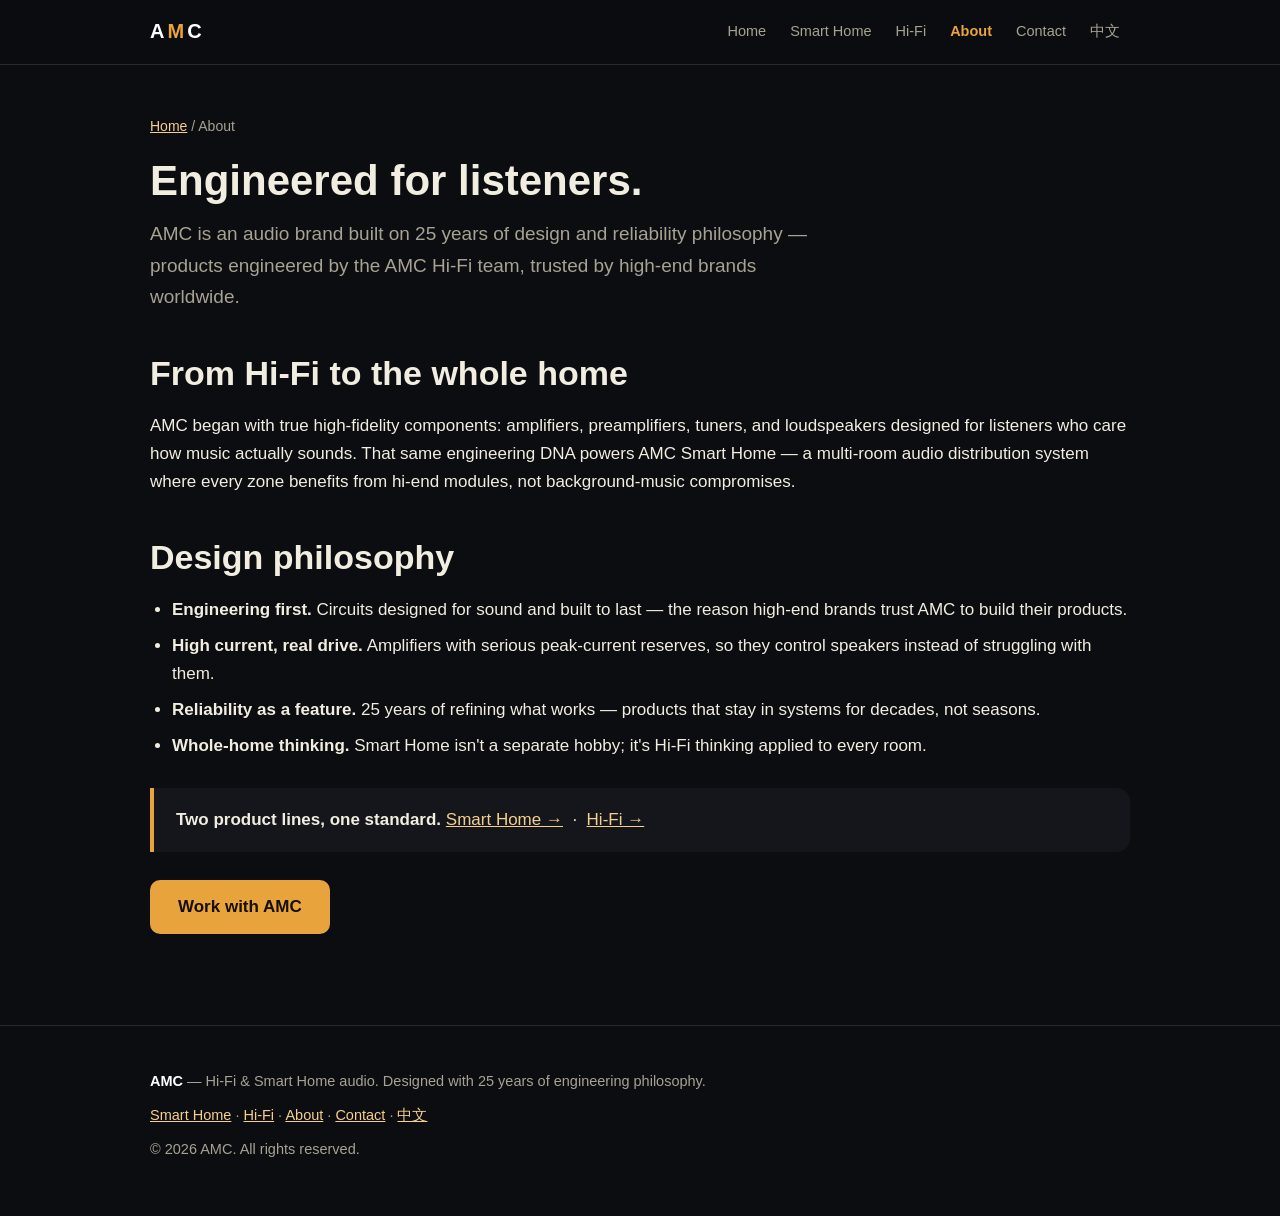
<file: about.html>
<!DOCTYPE html>
<html lang="en">
<head>
<meta charset="utf-8">
<meta name="viewport" content="width=device-width, initial-scale=1">
<title>About AMC | AMC</title>
<meta name="description" content="About AMC: 25 years of high-end audio design — from Hi-Fi components to multi-room Smart Home systems.">
<link rel="stylesheet" href="styles.css">
</head>
<body>

<nav class="nav"><div class="wrap">
  <a class="brand" href="index.html">A<span>M</span>C</a>
  <div class="nav-links">
    <a href="index.html">Home</a>
    <a href="smart-home.html">Smart Home</a>
    <a href="hifi.html">Hi-Fi</a>
    <a href="about.html" class="active">About</a>
    <a href="contact.html">Contact</a>
    <a href="tw/index.html">中文</a>
  </div>
</div></nav>

<main class="article"><div class="wrap">
  <div class="breadcrumb"><a href="index.html">Home</a> / About</div>
  <h1>Engineered for listeners.</h1>
  <p class="standfirst">AMC is an audio brand built on 25 years of design and reliability philosophy — products engineered by the AMC Hi-Fi team, trusted by high-end brands worldwide.</p>

  <h2>From Hi-Fi to the whole home</h2>
  <p>AMC began with true high-fidelity components: amplifiers, preamplifiers, tuners, and loudspeakers designed for listeners who care how music actually sounds. That same engineering DNA powers AMC Smart Home — a multi-room audio distribution system where every zone benefits from hi-end modules, not background-music compromises.</p>

  <h2>Design philosophy</h2>
  <ul>
    <li><strong>Engineering first.</strong> Circuits designed for sound and built to last — the reason high-end brands trust AMC to build their products.</li>
    <li><strong>High current, real drive.</strong> Amplifiers with serious peak-current reserves, so they control speakers instead of struggling with them.</li>
    <li><strong>Reliability as a feature.</strong> 25 years of refining what works — products that stay in systems for decades, not seasons.</li>
    <li><strong>Whole-home thinking.</strong> Smart Home isn't a separate hobby; it's Hi-Fi thinking applied to every room.</li>
  </ul>

  <div class="callout"><strong>Two product lines, one standard.</strong> <a href="smart-home.html" style="color:var(--amber-soft)">Smart Home →</a> &nbsp;·&nbsp; <a href="hifi.html" style="color:var(--amber-soft)">Hi-Fi →</a></div>

  <p><a class="btn" href="contact.html">Work with AMC</a></p>
</div></main>

<footer><div class="wrap">
  <p><strong style="color:#fff">AMC</strong> — Hi-Fi & Smart Home audio. Designed with 25 years of engineering philosophy.</p>
  <p><a href="smart-home.html">Smart Home</a> · <a href="hifi.html">Hi-Fi</a> · <a href="about.html">About</a> · <a href="contact.html">Contact</a> · <a href="tw/index.html">中文</a></p>
  <p>© 2026 AMC. All rights reserved.</p>
</div></footer>

</body>
</html>
</file>
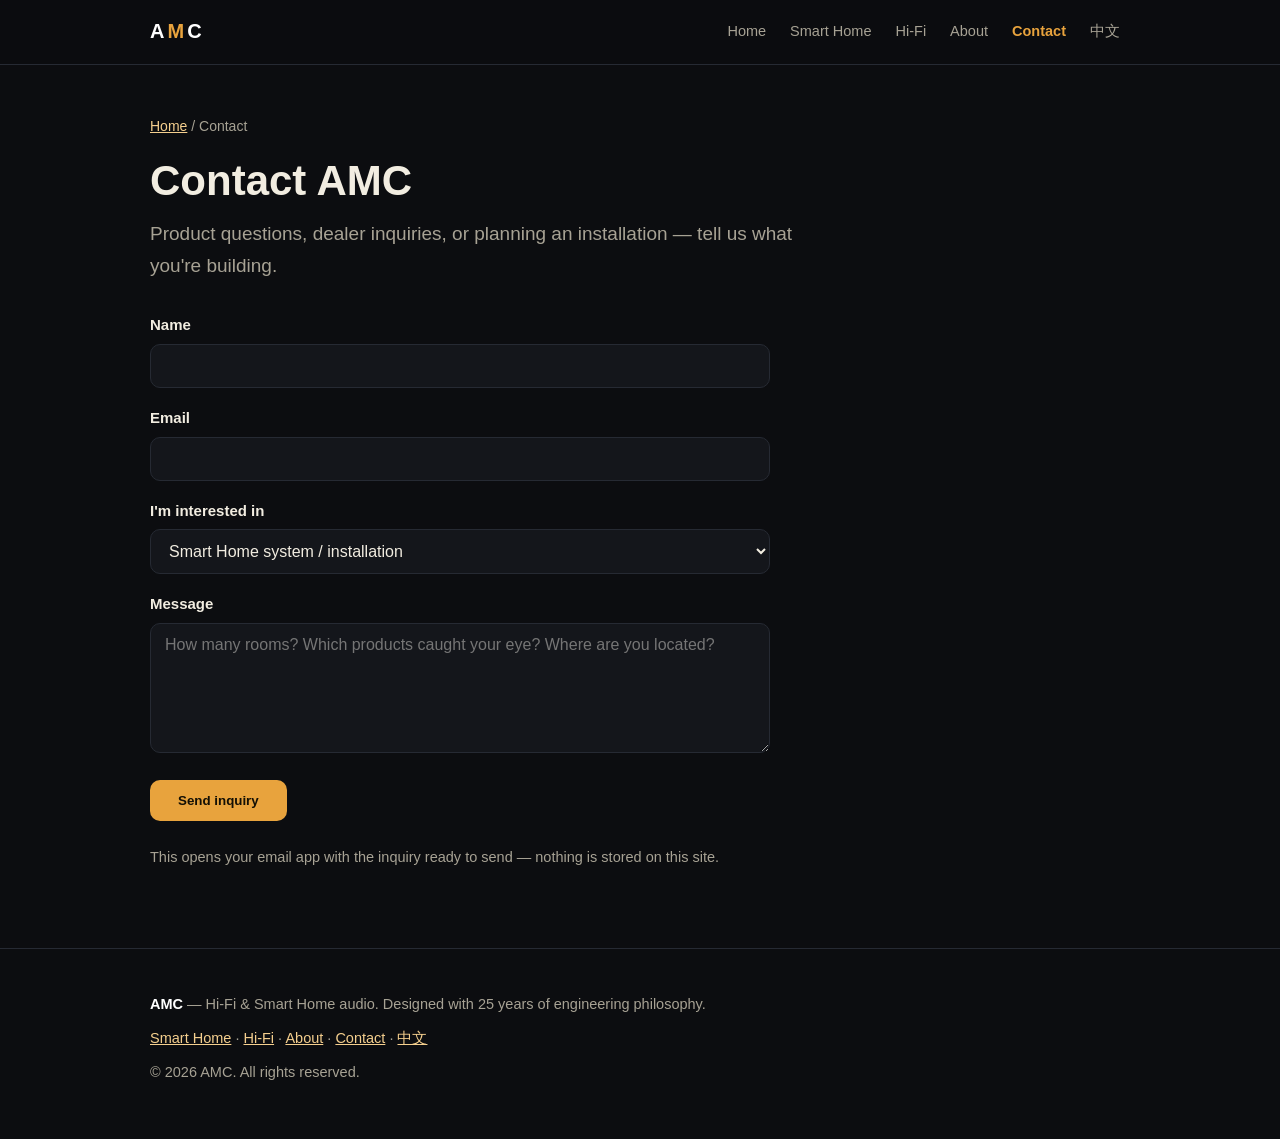
<file: contact.html>
<!DOCTYPE html>
<html lang="en">
<head>
<meta charset="utf-8">
<meta name="viewport" content="width=device-width, initial-scale=1">
<title>Contact | AMC</title>
<meta name="description" content="Contact AMC — product inquiries, dealer applications, and installation project questions.">
<link rel="stylesheet" href="styles.css">
</head>
<body>

<nav class="nav"><div class="wrap">
  <a class="brand" href="index.html">A<span>M</span>C</a>
  <div class="nav-links">
    <a href="index.html">Home</a>
    <a href="smart-home.html">Smart Home</a>
    <a href="hifi.html">Hi-Fi</a>
    <a href="about.html">About</a>
    <a href="contact.html" class="active">Contact</a>
    <a href="tw/index.html">中文</a>
  </div>
</div></nav>

<main class="article"><div class="wrap">
  <div class="breadcrumb"><a href="index.html">Home</a> / Contact</div>
  <h1>Contact AMC</h1>
  <p class="standfirst">Product questions, dealer inquiries, or planning an installation — tell us what you're building.</p>

  <!-- Contact inbox: support@amchome.com -->
  <form action="mailto:support@amchome.com" method="post" enctype="text/plain" style="max-width:620px">
    <div class="field">
      <label for="name">Name</label>
      <input id="name" name="name" type="text" required>
    </div>
    <div class="field">
      <label for="email">Email</label>
      <input id="email" name="email" type="email" required>
    </div>
    <div class="field">
      <label for="topic">I'm interested in</label>
      <select id="topic" name="topic">
        <option>Smart Home system / installation</option>
        <option>Hi-Fi components</option>
        <option>Becoming a dealer</option>
        <option>Product support / manuals</option>
        <option>Something else</option>
      </select>
    </div>
    <div class="field">
      <label for="message">Message</label>
      <textarea id="message" name="message" placeholder="How many rooms? Which products caught your eye? Where are you located?" required></textarea>
    </div>
    <button class="btn" type="submit" style="border:none;cursor:pointer">Send inquiry</button>
    <p class="form-note">This opens your email app with the inquiry ready to send — nothing is stored on this site.</p>
  </form>
</div></main>

<footer><div class="wrap">
  <p><strong style="color:#fff">AMC</strong> — Hi-Fi & Smart Home audio. Designed with 25 years of engineering philosophy.</p>
  <p><a href="smart-home.html">Smart Home</a> · <a href="hifi.html">Hi-Fi</a> · <a href="about.html">About</a> · <a href="contact.html">Contact</a> · <a href="tw/index.html">中文</a></p>
  <p>© 2026 AMC. All rights reserved.</p>
</div></footer>

</body>
</html>
</file>
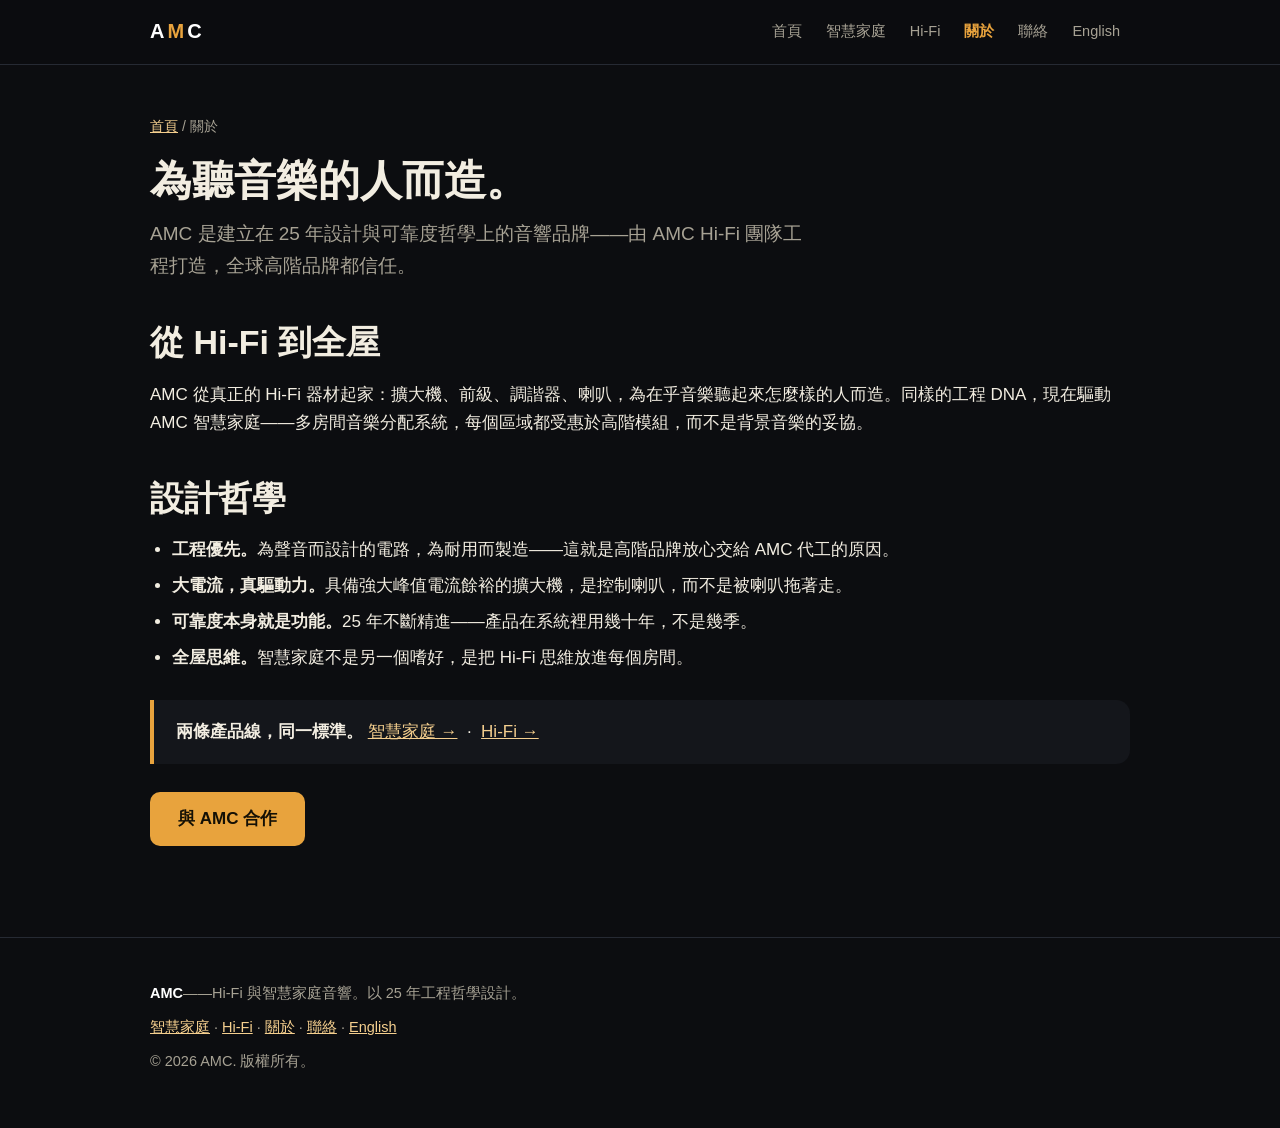
<file: tw/about.html>
<!DOCTYPE html>
<html lang="zh-Hant-TW">
<head>
<meta charset="utf-8">
<meta name="viewport" content="width=device-width, initial-scale=1">
<title>關於 AMC | AMC</title>
<meta name="description" content="關於 AMC：25 年高階音響設計——從 Hi-Fi 器材到多房間智慧家庭系統。">
<link rel="stylesheet" href="../styles.css">
</head>
<body>

<nav class="nav"><div class="wrap">
  <a class="brand" href="index.html">A<span>M</span>C</a>
  <div class="nav-links">
    <a href="index.html">首頁</a>
    <a href="smart-home.html">智慧家庭</a>
    <a href="hifi.html">Hi-Fi</a>
    <a href="about.html" class="active">關於</a>
    <a href="contact.html">聯絡</a>
    <a href="../about.html">English</a>
  </div>
</div></nav>

<main class="article"><div class="wrap">
  <div class="breadcrumb"><a href="index.html">首頁</a> / 關於</div>
  <h1>為聽音樂的人而造。</h1>
  <p class="standfirst">AMC 是建立在 25 年設計與可靠度哲學上的音響品牌——由 AMC Hi-Fi 團隊工程打造，全球高階品牌都信任。</p>

  <h2>從 Hi-Fi 到全屋</h2>
  <p>AMC 從真正的 Hi-Fi 器材起家：擴大機、前級、調諧器、喇叭，為在乎音樂聽起來怎麼樣的人而造。同樣的工程 DNA，現在驅動 AMC 智慧家庭——多房間音樂分配系統，每個區域都受惠於高階模組，而不是背景音樂的妥協。</p>

  <h2>設計哲學</h2>
  <ul>
    <li><strong>工程優先。</strong>為聲音而設計的電路，為耐用而製造——這就是高階品牌放心交給 AMC 代工的原因。</li>
    <li><strong>大電流，真驅動力。</strong>具備強大峰值電流餘裕的擴大機，是控制喇叭，而不是被喇叭拖著走。</li>
    <li><strong>可靠度本身就是功能。</strong>25 年不斷精進——產品在系統裡用幾十年，不是幾季。</li>
    <li><strong>全屋思維。</strong>智慧家庭不是另一個嗜好，是把 Hi-Fi 思維放進每個房間。</li>
  </ul>

  <div class="callout"><strong>兩條產品線，同一標準。</strong> <a href="smart-home.html" style="color:var(--amber-soft)">智慧家庭 →</a> &nbsp;·&nbsp; <a href="hifi.html" style="color:var(--amber-soft)">Hi-Fi →</a></div>

  <p><a class="btn" href="contact.html">與 AMC 合作</a></p>
</div></main>

<footer><div class="wrap">
  <p><strong style="color:#fff">AMC</strong>——Hi-Fi 與智慧家庭音響。以 25 年工程哲學設計。</p>
  <p><a href="smart-home.html">智慧家庭</a> · <a href="hifi.html">Hi-Fi</a> · <a href="about.html">關於</a> · <a href="contact.html">聯絡</a> · <a href="../about.html">English</a></p>
  <p>© 2026 AMC. 版權所有。</p>
</div></footer>

</body>
</html>
</file>
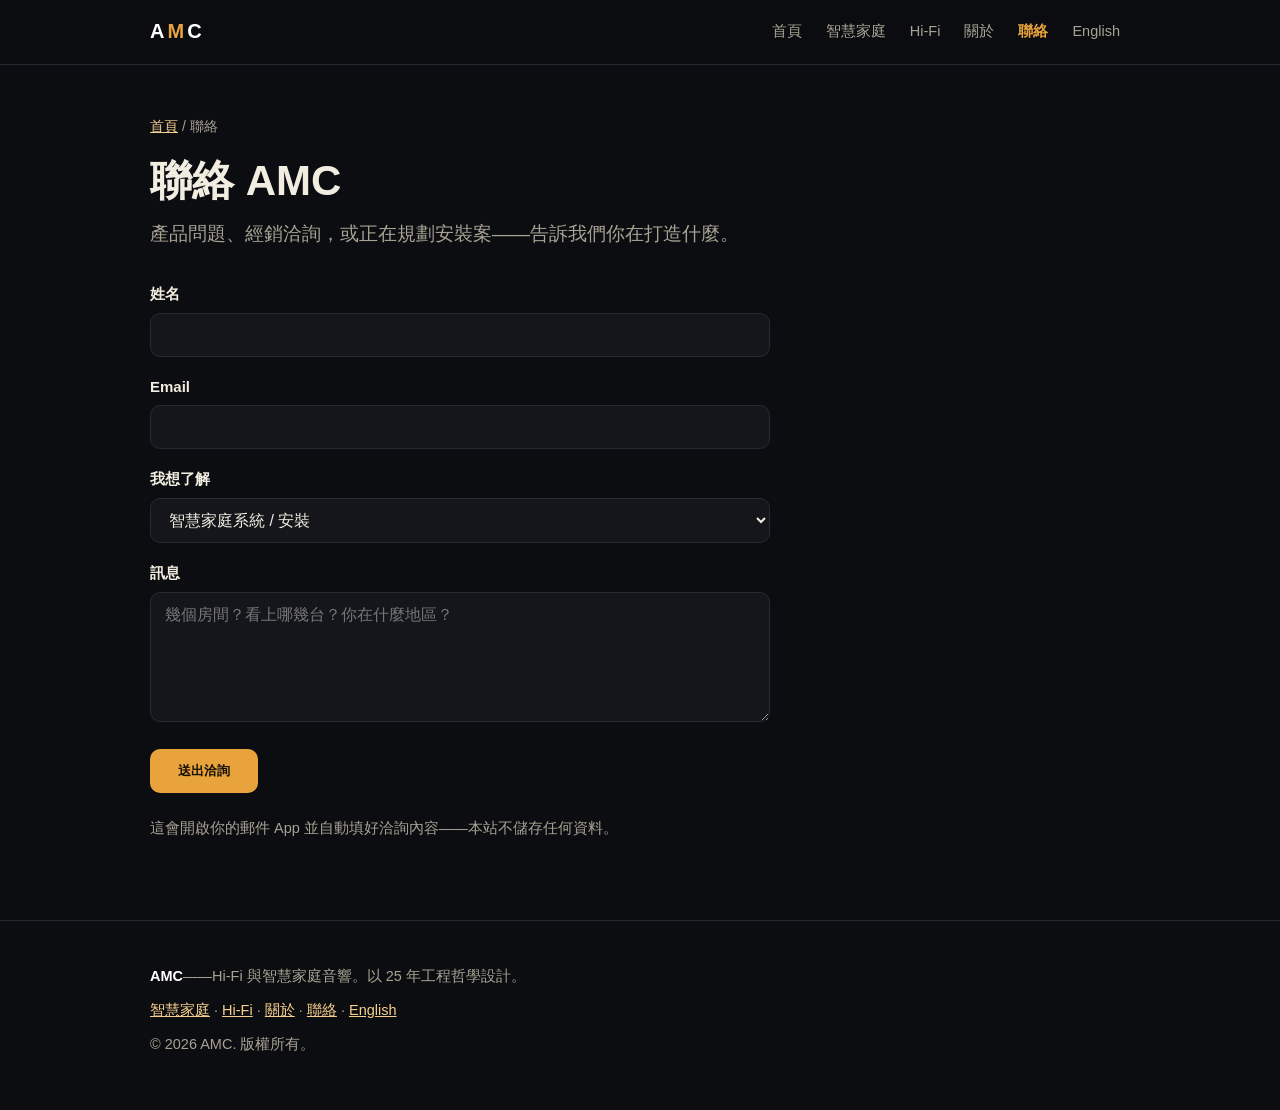
<file: tw/contact.html>
<!DOCTYPE html>
<html lang="zh-Hant-TW">
<head>
<meta charset="utf-8">
<meta name="viewport" content="width=device-width, initial-scale=1">
<title>聯絡我們 | AMC</title>
<meta name="description" content="聯絡 AMC——產品洽詢、經銷商申請、安裝案場問題。">
<link rel="stylesheet" href="../styles.css">
</head>
<body>

<nav class="nav"><div class="wrap">
  <a class="brand" href="index.html">A<span>M</span>C</a>
  <div class="nav-links">
    <a href="index.html">首頁</a>
    <a href="smart-home.html">智慧家庭</a>
    <a href="hifi.html">Hi-Fi</a>
    <a href="about.html">關於</a>
    <a href="contact.html" class="active">聯絡</a>
    <a href="../contact.html">English</a>
  </div>
</div></nav>

<main class="article"><div class="wrap">
  <div class="breadcrumb"><a href="index.html">首頁</a> / 聯絡</div>
  <h1>聯絡 AMC</h1>
  <p class="standfirst">產品問題、經銷洽詢，或正在規劃安裝案——告訴我們你在打造什麼。</p>

  <!-- 聯絡信箱：support@amchome.com -->
  <form action="mailto:support@amchome.com" method="post" enctype="text/plain" style="max-width:620px">
    <div class="field">
      <label for="name">姓名</label>
      <input id="name" name="name" type="text" required>
    </div>
    <div class="field">
      <label for="email">Email</label>
      <input id="email" name="email" type="email" required>
    </div>
    <div class="field">
      <label for="topic">我想了解</label>
      <select id="topic" name="topic">
        <option>智慧家庭系統 / 安裝</option>
        <option>Hi-Fi 器材</option>
        <option>成為經銷商</option>
        <option>產品支援 / 說明書</option>
        <option>其他</option>
      </select>
    </div>
    <div class="field">
      <label for="message">訊息</label>
      <textarea id="message" name="message" placeholder="幾個房間？看上哪幾台？你在什麼地區？" required></textarea>
    </div>
    <button class="btn" type="submit" style="border:none;cursor:pointer">送出洽詢</button>
    <p class="form-note">這會開啟你的郵件 App 並自動填好洽詢內容——本站不儲存任何資料。</p>
  </form>
</div></main>

<footer><div class="wrap">
  <p><strong style="color:#fff">AMC</strong>——Hi-Fi 與智慧家庭音響。以 25 年工程哲學設計。</p>
  <p><a href="smart-home.html">智慧家庭</a> · <a href="hifi.html">Hi-Fi</a> · <a href="about.html">關於</a> · <a href="contact.html">聯絡</a> · <a href="../contact.html">English</a></p>
  <p>© 2026 AMC. 版權所有。</p>
</div></footer>

</body>
</html>
</file>
<file: styles.css>
/* AMC — premium audio. Dark theme, amber accent. Mobile-first. */
:root {
  --bg: #0c0d10;
  --bg-2: #14161b;
  --card: #171a20;
  --amber: #e8a33d;
  --amber-soft: #f5cf8e;
  --ink: #f2ede1;
  --muted: #a7a294;
  --line: #262a33;
  --radius: 14px;
}
* { box-sizing: border-box; }
html { scroll-behavior: smooth; }
body {
  margin: 0;
  font-family: -apple-system, BlinkMacSystemFont, "Segoe UI", Roboto, Helvetica, Arial, sans-serif;
  color: var(--ink);
  background: var(--bg);
  line-height: 1.65;
  font-size: 17px;
}
.wrap { max-width: 1020px; margin: 0 auto; padding: 0 20px; }
img { max-width: 100%; }

/* Nav */
.nav { background: rgba(12,13,16,.96); position: sticky; top: 0; z-index: 50; border-bottom: 1px solid var(--line); }
.nav .wrap { display: flex; align-items: center; gap: 18px; padding-top: 12px; padding-bottom: 12px; }
.brand { color: #fff; font-weight: 800; text-decoration: none; font-size: 20px; letter-spacing: 3px; white-space: nowrap; }
.brand span { color: var(--amber); }
.nav-links { margin-left: auto; display: flex; gap: 4px; flex-wrap: wrap; }
.nav-links a { color: var(--muted); text-decoration: none; font-size: 14.5px; padding: 8px 10px; border-radius: 8px; }
.nav-links a:hover { color: #fff; background: var(--bg-2); }
.nav-links a.active { color: var(--amber); font-weight: 700; }

/* Hero */
.hero { padding: 84px 0 72px; background: radial-gradient(1000px 420px at 50% -80px, rgba(232,163,61,.14), transparent 70%), var(--bg); text-align: center; }
.hero .kicker { color: var(--amber); font-weight: 800; text-transform: uppercase; letter-spacing: 2.5px; font-size: 13px; margin: 0 0 14px; }
.hero h1 { font-size: clamp(32px, 6.5vw, 54px); line-height: 1.12; margin: 0 0 16px; letter-spacing: .5px; }
.hero p { color: var(--muted); font-size: 18.5px; max-width: 640px; margin: 0 auto 30px; }
.btn { display: inline-block; background: var(--amber); color: #141005; font-weight: 800; text-decoration: none; padding: 13px 28px; border-radius: 10px; margin: 0 8px 10px 0; }
.btn:hover { background: var(--amber-soft); }
.btn.ghost { background: transparent; color: var(--ink); border: 2px solid var(--amber); }
.btn.ghost:hover { background: rgba(232,163,61,.1); }

/* Sections */
.section { padding: 60px 0; }
.section.alt { background: var(--bg-2); }
.kicker { color: var(--amber); font-weight: 800; text-transform: uppercase; letter-spacing: 2px; font-size: 13px; margin: 0 0 10px; }
h2 { font-size: clamp(24px, 4.5vw, 34px); line-height: 1.25; margin: 0 0 14px; }
.lede { font-size: 18px; color: var(--muted); max-width: 660px; }
.split { display: grid; gap: 28px; align-items: center; margin-top: 8px; }
@media (min-width: 760px) { .split { grid-template-columns: 1fr 1fr; } }
.split img { border-radius: var(--radius); border: 1px solid var(--line); }

/* Product grid */
.pgrid { display: grid; gap: 18px; margin-top: 30px; grid-template-columns: repeat(2, 1fr); }
@media (min-width: 760px) { .pgrid { grid-template-columns: repeat(3, 1fr); } }
@media (min-width: 1020px) { .pgrid { grid-template-columns: repeat(4, 1fr); } }
.pcard { background: var(--card); border: 1px solid var(--line); border-radius: var(--radius); overflow: hidden; text-decoration: none; color: inherit; display: flex; flex-direction: column; }
.pcard:hover { border-color: var(--amber); }
.pcard img { width: 100%; aspect-ratio: 1/1; object-fit: cover; background: #0a0b0e; }
.pcard .pbody { padding: 16px 18px 20px; }
.pcard h3 { margin: 0 0 6px; font-size: 17px; color: #fff; }
.pcard p { margin: 0; color: var(--muted); font-size: 14px; line-height: 1.5; }
.pcard .tag { display: inline-block; font-size: 11.5px; font-weight: 700; letter-spacing: 1px; text-transform: uppercase; color: var(--amber); margin-bottom: 6px; }

/* Article */
.article { padding: 50px 0 64px; }
.article h1 { font-size: clamp(28px, 5.5vw, 42px); line-height: 1.2; margin: 0 0 12px; }
.article .standfirst { font-size: 19px; color: var(--muted); margin: 0 0 32px; max-width: 660px; }
.article h2 { margin-top: 40px; }
.article ul, .article ol { padding-left: 22px; }
.article li { margin-bottom: 8px; }
.callout { background: var(--bg-2); border-left: 4px solid var(--amber); padding: 18px 22px; border-radius: 0 var(--radius) var(--radius) 0; margin: 28px 0; }
.breadcrumb { font-size: 14px; color: var(--muted); margin-bottom: 18px; }
.breadcrumb a { color: var(--amber-soft); }

/* Contact */
.field { margin-bottom: 18px; }
.field label { display: block; font-weight: 700; margin-bottom: 6px; font-size: 15px; }
.field input, .field select, .field textarea {
  width: 100%; padding: 12px 14px; border-radius: 10px; border: 1px solid var(--line);
  background: var(--bg-2); color: var(--ink); font-size: 16px; font-family: inherit;
}
.field textarea { min-height: 130px; resize: vertical; }
.form-note { color: var(--muted); font-size: 14.5px; }

/* Footer */
footer { border-top: 1px solid var(--line); padding: 44px 0; color: var(--muted); font-size: 14.5px; background: var(--bg); }
footer a { color: var(--amber-soft); }
footer p { margin: 0 0 10px; max-width: 760px; }
.cta-band { padding: 64px 0; text-align: center; background: radial-gradient(800px 340px at 50% 0, rgba(232,163,61,.12), transparent 70%), var(--bg-2); border-top: 1px solid var(--line); border-bottom: 1px solid var(--line); }
.cta-band h2 { margin-bottom: 12px; }
.cta-band p { color: var(--muted); max-width: 560px; margin: 0 auto 26px; }
</file>
